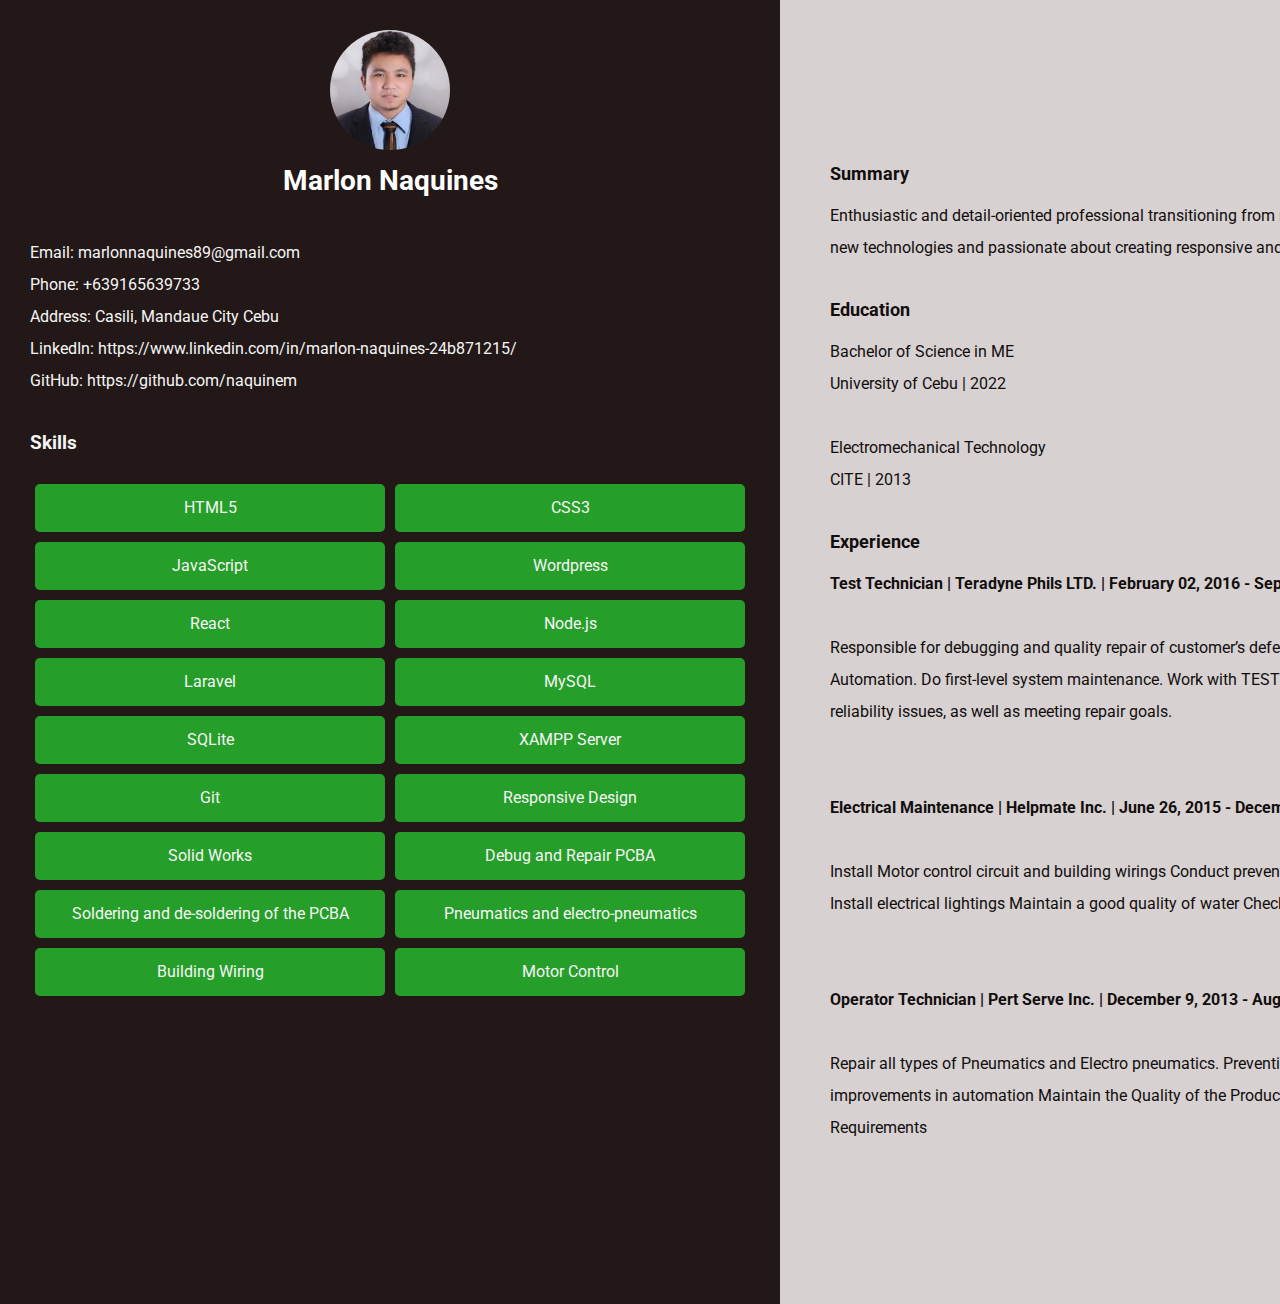
<file: index.html>
<!DOCTYPE html>
<html lang="en">
<head>
    <meta charset="UTF-8">
    <meta name="viewport" content="width=device-width, initial-scale=1.0">
    <title>Marlon Naquines - Curriculum Vitae</title>
    <link rel="stylesheet" href="resume.css">
    <link rel="preconnect" href="https://fonts.googleapis.com">
    <link rel="preconnect" href="https://fonts.gstatic.com" crossorigin>
    <link href="https://fonts.googleapis.com/css2?family=Roboto&display=swap" rel="stylesheet">
</head>
<body>
    <div class="container">
        <div class="tittle">
            <header>
                <img src="Pic.jpg" alt="" class="profile-picture" >
                <h1>Marlon Naquines</h1>
            </header>

            <div class="contact-info">
                <p>Email: marlonnaquines89@gmail.com</p>
                <p>Phone: +639165639733</p>
                <p>Address: Casili, Mandaue City Cebu</p>
                <a href="https://www.linkedin.com/in/marlon-naquines-24b871215/">LinkedIn: https://www.linkedin.com/in/marlon-naquines-24b871215/</p>
                <a href="https://github.com/naquinem">GitHub: https://github.com/naquinem</p>
            </div>
            <div class="section">
                <h3>Skills</h3>
                <div class="skills">
                    <ul>
                        <li>HTML5</li>
                        <li>CSS3</li>
                        <li>JavaScript</li>
                        <li>Wordpress</li>
                        <li>React</li>
                        <li>Node.js</li>
                        <li>Laravel</li>
                        <li>MySQL</li>
                        <li>SQLite</li>
                        <li>XAMPP Server</li>
                        <li>Git</li>
                        <li>Responsive Design</li>
                        <li>Solid Works</li>
                        <li>Debug and Repair PCBA</li>
                        <li>Soldering and de-soldering of the PCBA</li>
                        <li>Pneumatics and electro-pneumatics</li>
                        <li>Building Wiring</li>
                        <li>Motor Control</li>
                    </ul>
                </div>
            </div>
        </div>
        <div class="content">
            <div class="section">
                <h2>Summary</h2>
                <p>Enthusiastic and detail-oriented professional transitioning from mechanical engineering to web development. Adept at learning new technologies and passionate about creating responsive and user-friendly web applications.</p>
            </div>

            <div class="section">
                <h2>Education</h2>
                <p>Bachelor of Science in ME<br>University of Cebu | 2022</p><br>
                <p>Electromechanical Technology<br>CITE | 2013</p>
            </div>

            <div class="section">
                <h2>Experience</h2>
                <p><strong>Test Technician | Teradyne Phils LTD. | February 02, 2016 - September 22, 2022</strong></p><br>
                <p>Responsible for debugging and quality repair of customer’s
                    defective printed circuit board assembly, and Titan/Magnus
                    Automation. Do first-level system maintenance. Work with TEST
                    ENGINEERS in process requirements, quality improvement,
                    reliability issues, as well as meeting repair goals.</p><br><br>
                <p><strong>Electrical Maintenance | Helpmate Inc. | June 26, 2015 - December 1, 2015</strong></p><br>
                <p>Install Motor control circuit and building wirings
                    Conduct preventive maintenance of all control panels.
                    Replace filters of waters
                    Install electrical lightings
                    Maintain a good quality of water
                    Check the turbidity and PH of the wat</p><br><br>
                <p><strong>Operator Technician | Pert Serve Inc. | December 9, 2013 - August 15, 2014</strong></p><br>
                <p>Repair all types of Pneumatics and Electro pneumatics.
                    Preventive maintenance
                    Work with engineers in developing or improvements in
                    automation
                    Maintain the Quality of the Product and avoid None Conforming
                    (NC)
                    Adjust Parameters Requirements </p><br><br>
            </div>
        <div>
    </div>
</body>
</html>
</file>
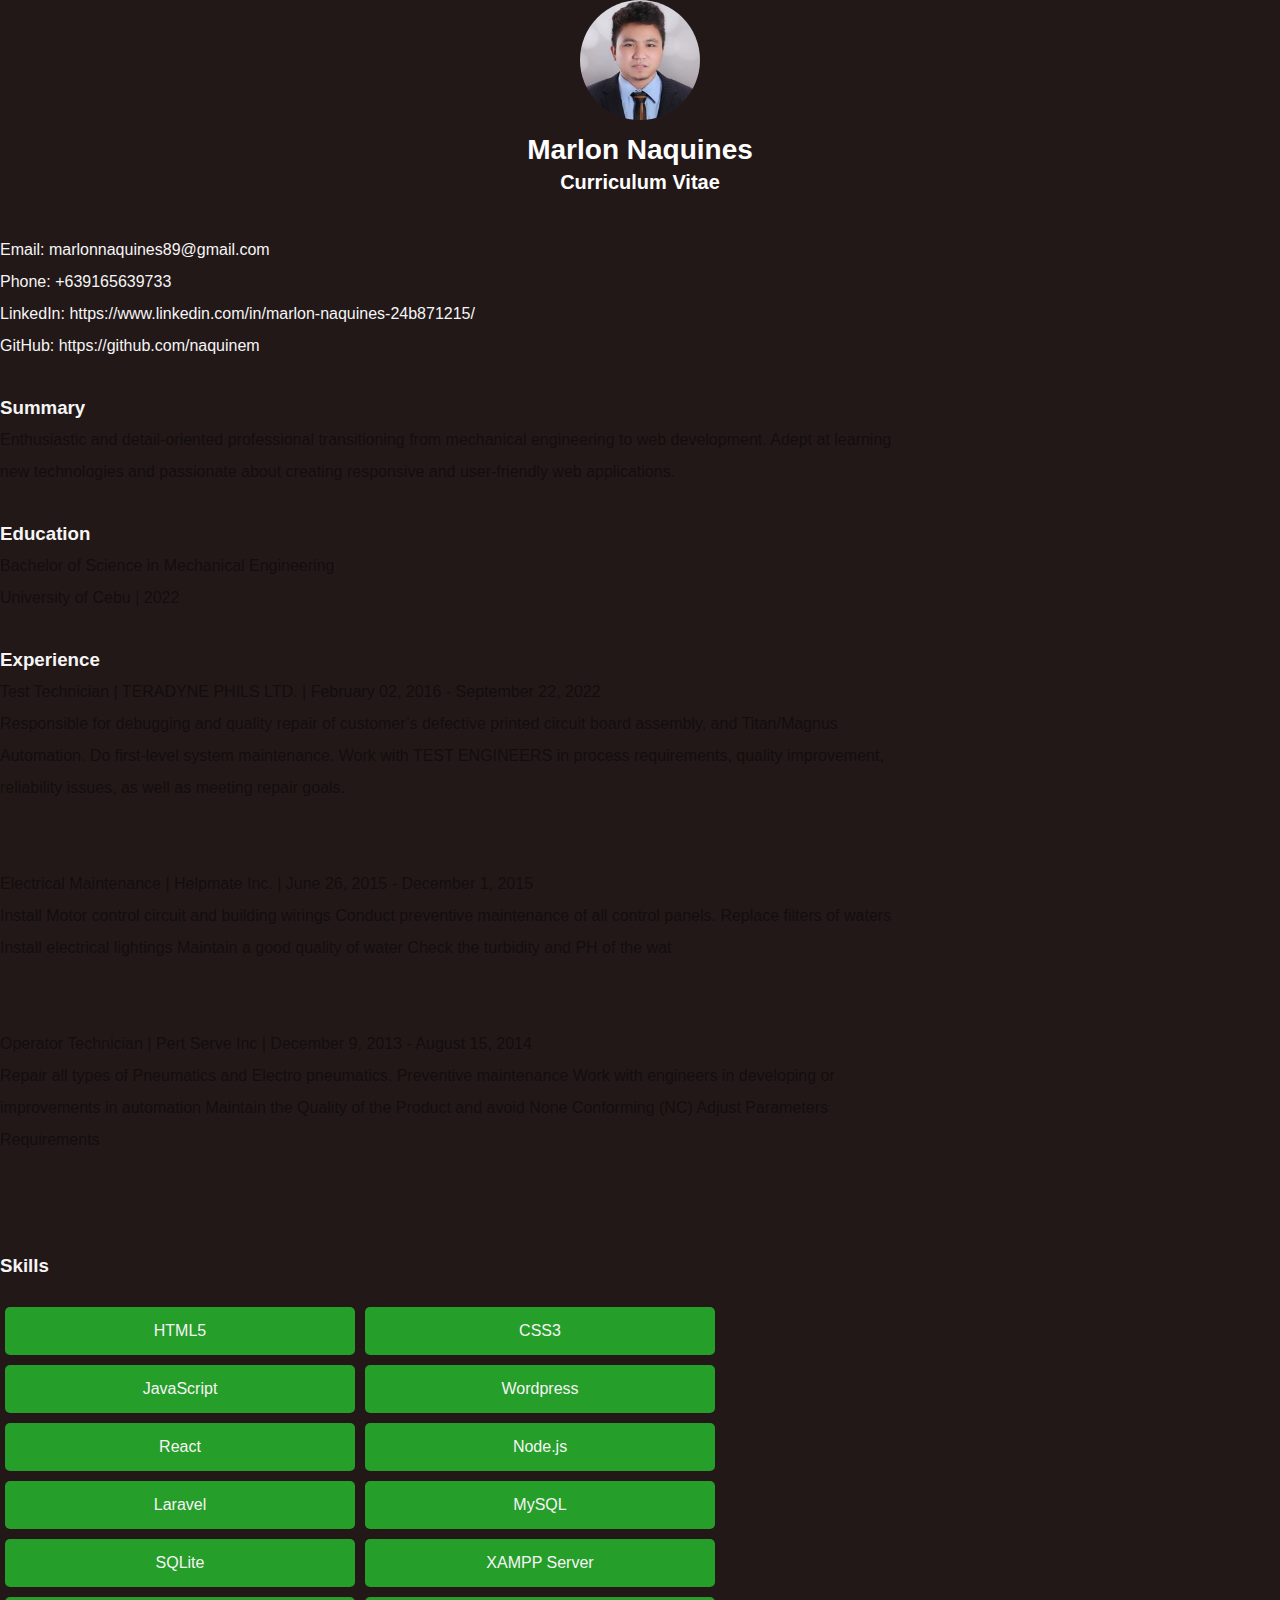
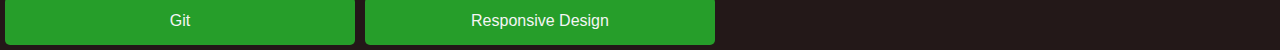
<file: resume.html>
<!DOCTYPE html>
<html lang="en">
<head>
    <meta charset="UTF-8">
    <meta name="viewport" content="width=device-width, initial-scale=1.0">
    <title>Marlon Naquines - Curriculum Vitae</title>
    <link rel="stylesheet" href="resume.css">
</head>
<body>

    <header>
        <img src="Pic.jpg" alt="" class="profile-picture" >
        <h1>Marlon Naquines</h1>
        <h2>Curriculum Vitae</h2>
    </header>

    <div class="contact-info">
        <p>Email: marlonnaquines89@gmail.com</p>
        <p>Phone: +639165639733</p>
        <a href="https://www.linkedin.com/in/marlon-naquines-24b871215/">LinkedIn: https://www.linkedin.com/in/marlon-naquines-24b871215/</p>
        <a href="https://github.com/naquinem">GitHub: https://github.com/naquinem</p>
    </div>

    <div class="section">
        <h3>Summary</h3>
        <p>Enthusiastic and detail-oriented professional transitioning from mechanical engineering to web development. Adept at learning new technologies and passionate about creating responsive and user-friendly web applications.</p>
    </div>

    <div class="section">
        <h3>Education</h3>
        <p>Bachelor of Science in Mechanical Engineering<br>University of Cebu | 2022</p>
    </div>

    <div class="section">
        <h3>Experience</h3>
        <p>Test Technician | TERADYNE PHILS LTD. | February 02, 2016 - September 22, 2022</p>
        <p>Responsible for debugging and quality repair of customer’s
            defective printed circuit board assembly, and Titan/Magnus
            Automation. Do first-level system maintenance. Work with TEST
            ENGINEERS in process requirements, quality improvement,
            reliability issues, as well as meeting repair goals.</p><br><br>
        <p>Electrical Maintenance | Helpmate Inc. | June 26, 2015 - December 1, 2015</p>
        <p>Install Motor control circuit and building wirings
            Conduct preventive maintenance of all control panels.
            Replace filters of waters
            Install electrical lightings
            Maintain a good quality of water
            Check the turbidity and PH of the wat</p><br><br>
        <p>Operator Technician | Pert Serve Inc | December 9, 2013 - August 15, 2014</p>
        <p>Repair all types of Pneumatics and Electro pneumatics.
            Preventive maintenance
            Work with engineers in developing or improvements in
            automation
            Maintain the Quality of the Product and avoid None Conforming
            (NC)
            Adjust Parameters Requirements </p><br><br>
    </div>

    <div class="section">
        <h3>Skills</h3>
        <div class="skills">
            <ul>
                <li>HTML5</li>
                <li>CSS3</li>
                <li>JavaScript</li>
                <li>Wordpress</li>
                <li>React</li>
                <li>Node.js</li>
                <li>Laravel</li>
                <li>MySQL</li>
                <li>SQLite</li>
                <li>XAMPP Server</li>
                <li>Git</li>
                <li>Responsive Design</li>
            </ul>
        </div>
    </div>

</body>
</html>
</file>
<file: resume.css>
* {
    margin: 0px;
    padding: 0px;
}

body {
    font-family: 'Roboto', sans-serif;
    animation: fadeIn 1.5s ease-in-out;
    background-color: rgb(35, 24, 24);
}

@keyframes fadeIn {
    from {
        opacity: 0;
    }
    to {
        opacity: 1;
    }
}

header {
    text-align: center;
}
p {
    color: whitesmoke;
    line-height: 2rem;
}
a {
    text-decoration: none;
    color: whitesmoke;
    line-height: 2rem;
}
a:hover {
    color: red;
}
h1 {
    color: white;
    font-size: 28px;
    margin-bottom: 5px;
}

h2 {
    color: white;
    font-size: 20px;
}
.container {
    display: flex;
    justify-content: flex-start;
    align-items:flex-start;
    text-align: left;
}
.tittle {
    background-color: rgb(35, 24, 24);
    margin: 30px;
}
.content {
    background-color: rgb(215, 209, 209);
    margin-top: 0px;
    padding-left: 50px;
    padding-top: 10px;
    width: 100%;
    padding-top: 8rem;
    padding-bottom: 6rem;
}
.content section{
    color: rgb(35, 24, 24);
}

.contact-info {
    margin-top: 40px;
}

.section {
    margin-top: 30px;
}

.section h2 {
    color: rgb(18, 14, 14);
    font-size: 18px;
    margin-bottom: 10px;
}

.section p {
    color: rgb(18, 14, 14);
    font-size: 16px;
    width: 100vh;
}

.skills {
    margin-top: 20px;
    width: 80vh;
}

.skills ul {
    list-style: none;
    padding: 0;
    display: grid;
    grid-template-columns: 1fr 1fr;
    text-align: center;
}

.skills li {
    display: inline-block;
    background-color: #269e2a;
    color: whitesmoke;
    padding: 8px 15px;
    margin: 5px;
    border-radius: 5px;
}

.profile-picture {
    width: 120px;
    height: 120px;
    border-radius: 50%;
    margin-bottom: 10px;
}
@media screen and (max-width: 600px) {
    .container {
        display: grid;
        grid-template-columns: 1fr;
    }
    .tittle {
        display: grid;
        grid-template-columns: 1fr;
        width: fit-content;
        
    }
    .content .section {
        display: grid;
        grid-template-columns: 1fr;

    }
}
/* Mobile Responsive */
@media screen and (max-width: 600px) {
    body {
        margin: 20px;
    }
    h1 {
        font-size: 24px;
    }
    h2 {
        font-size: 18px;
    }
    .contact-info, .section, .section h3, .section p, .skills, .skills li {
        font-size: 14px;
    }
}
</file>
